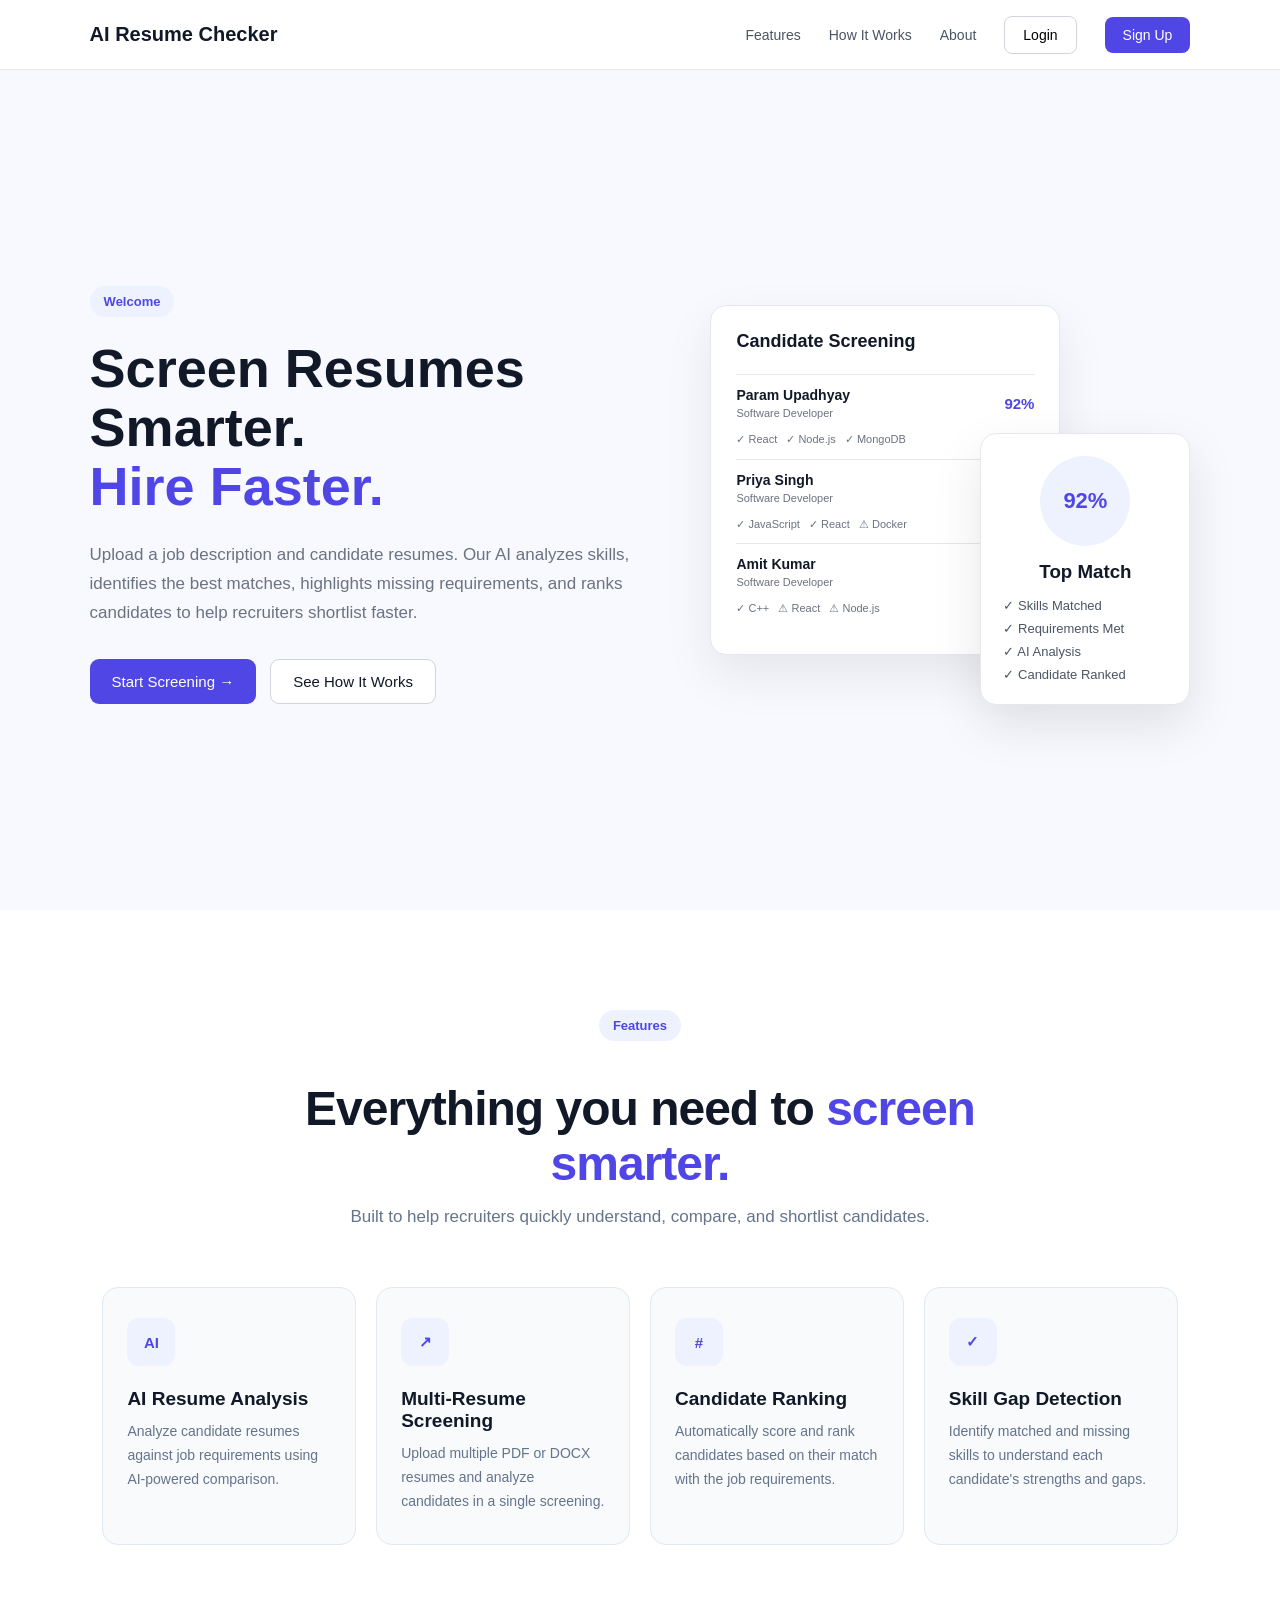
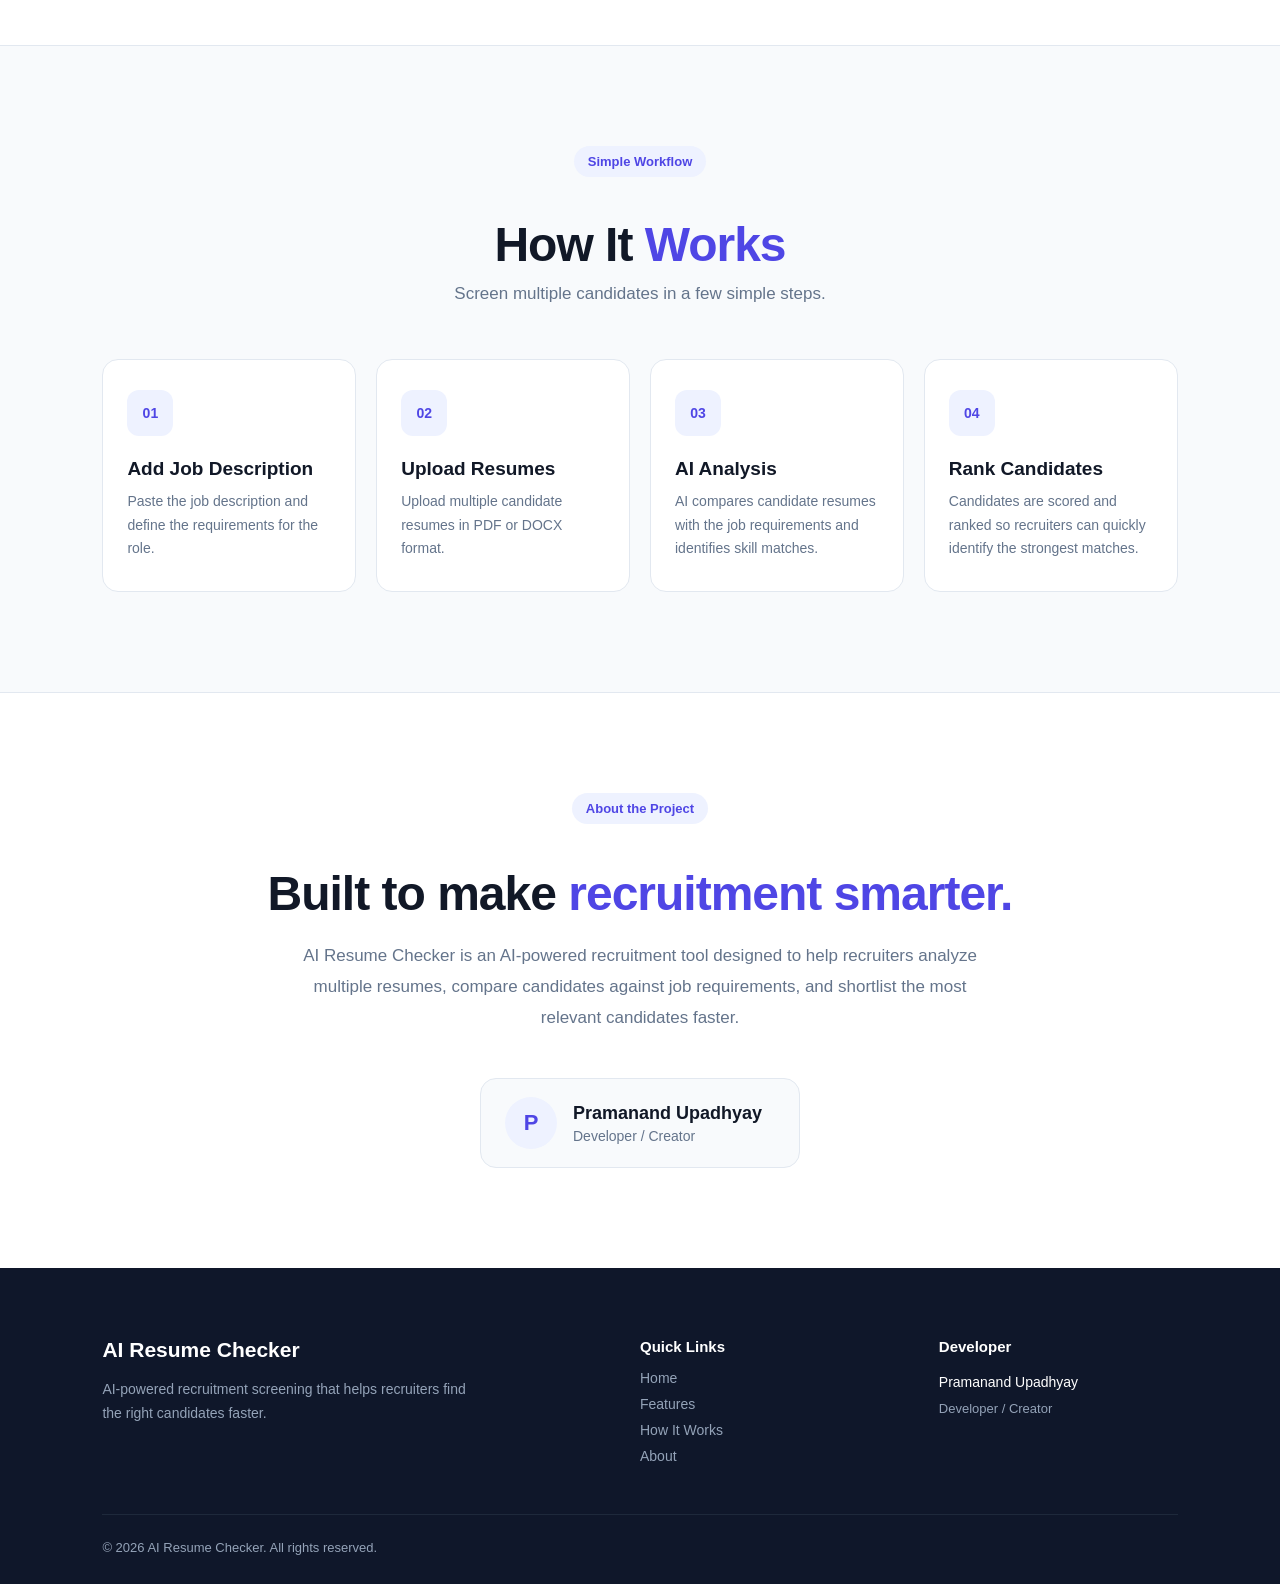
<file: frontend/index.html>
<!DOCTYPE html>
<html lang="en">

<head>

    <meta charset="UTF-8">
    <meta name="viewport" content="width=device-width, initial-scale=1.0">

    <title>AI Resume Checker</title>

    <link rel="stylesheet" href="style.css">

</head>

<body>

    <!-- Navbar -->

    <header class="navbar">

        <a href="#home" class="logo">
    AI Resume Checker
</a>
        <nav>

            <a href="#features">Features</a>

           <a href="#how-it-works">
    How It Works
</a>

            <a href="#about">About</a>

            <button
                class="login-btn"
                onclick="window.location.href='login.html'">
                Login
            </button>

            <button
                class="signup-btn"
                onclick="window.location.href='signup.html'">
                Sign Up
            </button>

        </nav>

    </header>


    <!-- Hero Section -->

    <main class="hero" id="home">

        <div class="hero-content">

            <span class="badge">
                 Welcome
            </span>

            <h1>

                Screen Resumes Smarter.
                <span>Hire Faster.</span>

            </h1>

            <p>

                Upload a job description and candidate resumes.
                Our AI analyzes skills, identifies the best matches,
                highlights missing requirements, and ranks candidates
                to help recruiters shortlist faster.

            </p>


            <div class="hero-buttons">

                <button
                    class="primary-btn"
                    onclick="window.location.href='signup.html'">

                    Start Screening →

                </button>
<a
    href="#how-it-works"
    class="secondary-btn">

    See How It Works

</a>
</button>

            </div>

        </div>


        <!-- Candidate Screening Preview -->

        <div class="hero-preview">

            <div class="resume-card">

                <h3>
                    Candidate Screening
                </h3>

                <div class="candidate">

                    <div>
                        <strong>Param Upadhyay</strong>
                        <small>Software Developer</small>
                    </div>

                    <span class="candidate-score">
                        92%
                    </span>

                </div>

                <div class="skills">
                    ✓ React &nbsp; ✓ Node.js &nbsp; ✓ MongoDB
                </div>


                <div class="candidate">

                    <div>
                        <strong>Priya Singh</strong>
                        <small>Software Developer</small>
                    </div>

                    <span class="candidate-score">
                        84%
                    </span>

                </div>

                <div class="skills">
                    ✓ JavaScript &nbsp; ✓ React &nbsp; ⚠ Docker
                </div>


                <div class="candidate">

                    <div>
                        <strong>Amit Kumar</strong>
                        <small>Software Developer</small>
                    </div>

                    <span class="candidate-score">
                        67%
                    </span>

                </div>

                <div class="skills">
                    ✓ C++ &nbsp; ⚠ React &nbsp; ⚠ Node.js
                </div>

            </div>


            <div class="score-card">

                <div class="score-circle">
                    92%
                </div>

                <h3>
                    Top Match
                </h3>

                <p>✓ Skills Matched</p>

                <p>✓ Requirements Met</p>

                <p>✓ AI Analysis</p>

                <p>✓ Candidate Ranked</p>

            </div>

        </div>

    </main>

    <!-- Features Section -->

<section class="features-section" id="features">

    <div class="features-header">

        <span class="badge">
             Features
        </span>

        <h2>
            Everything you need to
            <span>screen smarter.</span>
        </h2>

        <p>
            Built to help recruiters quickly understand,
            compare, and shortlist candidates.
        </p>

    </div>


    <div class="features-grid">

        <div class="feature-card">

            <div class="feature-icon">
                AI
            </div>

            <h3>
                AI Resume Analysis
            </h3>

            <p>
                Analyze candidate resumes against job
                requirements using AI-powered comparison.
            </p>

        </div>


        <div class="feature-card">

            <div class="feature-icon">
                ↗
            </div>

            <h3>
                Multi-Resume Screening
            </h3>

            <p>
                Upload multiple PDF or DOCX resumes and
                analyze candidates in a single screening.
            </p>

        </div>


        <div class="feature-card">

            <div class="feature-icon">
                #
            </div>

            <h3>
                Candidate Ranking
            </h3>

            <p>
                Automatically score and rank candidates
                based on their match with the job requirements.
            </p>

        </div>


        <div class="feature-card">

            <div class="feature-icon">
                ✓
            </div>

            <h3>
                Skill Gap Detection
            </h3>

            <p>
                Identify matched and missing skills to
                understand each candidate's strengths and gaps.
            </p>

        </div>

    </div>

</section>

    <!-- How It Works -->

<section class="how-it-works" id="how-it-works">

    <div class="how-header">

        <span class="badge">
             Simple Workflow
        </span>

        <h2>
            How It <span>Works</span>
        </h2>

        <p>
            Screen multiple candidates in a few simple steps.
        </p>

    </div>


    <div class="steps-container">

        <div class="step-card">

            <div class="step-number">
                01
            </div>

            <h3>
                Add Job Description
            </h3>

            <p>
                Paste the job description and define the
                requirements for the role.
            </p>

        </div>


        <div class="step-card">

            <div class="step-number">
                02
            </div>

            <h3>
                Upload Resumes
            </h3>

            <p>
                Upload multiple candidate resumes in
                PDF or DOCX format.
            </p>

        </div>


        <div class="step-card">

            <div class="step-number">
                03
            </div>

            <h3>
                AI Analysis
            </h3>

            <p>
                AI compares candidate resumes with the
                job requirements and identifies skill matches.
            </p>

        </div>


        <div class="step-card">

            <div class="step-number">
                04
            </div>

            <h3>
                Rank Candidates
            </h3>

            <p>
                Candidates are scored and ranked so recruiters
                can quickly identify the strongest matches.
            </p>

        </div>

    </div>

</section>

    <!-- About / Developer Section -->

<section class="about-section" id="about">

    <div class="about-content">

        <span class="badge">
            About the Project
        </span>

        <h2>
            Built to make
            <span>recruitment smarter.</span>
        </h2>

        <p>
            AI Resume Checker is an AI-powered recruitment tool
            designed to help recruiters analyze multiple resumes,
            compare candidates against job requirements, and
            shortlist the most relevant candidates faster.
        </p>

        <div class="developer-card">

            <div class="developer-avatar">
                P
            </div>

            <div>
                <h3>
                    Pramanand Upadhyay
                </h3>

                <p>
                    Developer / Creator
                </p>
            </div>

        </div>

    </div>

</section>

<!-- Footer -->

<footer class="footer">

    <div class="footer-content">

        <div class="footer-brand">

            <h3>
                AI Resume Checker
            </h3>

            <p>
                AI-powered recruitment screening that helps
                recruiters find the right candidates faster.
            </p>

        </div>


        <div class="footer-links">

            <h4>
                Quick Links
            </h4>

            <a href="#home">
                Home
            </a>

            <a href="#features">
                Features
            </a>

            <a href="#how-it-works">
                How It Works
            </a>

            <a href="#about">
                About
            </a>

        </div>


        <div class="footer-developer">

            <h4>
                Developer
            </h4>

            <p>
                Pramanand Upadhyay
            </p>

            <span>
                Developer / Creator
            </span>

        </div>

    </div>


    <div class="footer-bottom">

        <p>
            © 2026 AI Resume Checker. All rights reserved.
        </p>

    </div>

</footer>


    <script src="script.js"></script>

</body>

</html>
</file>
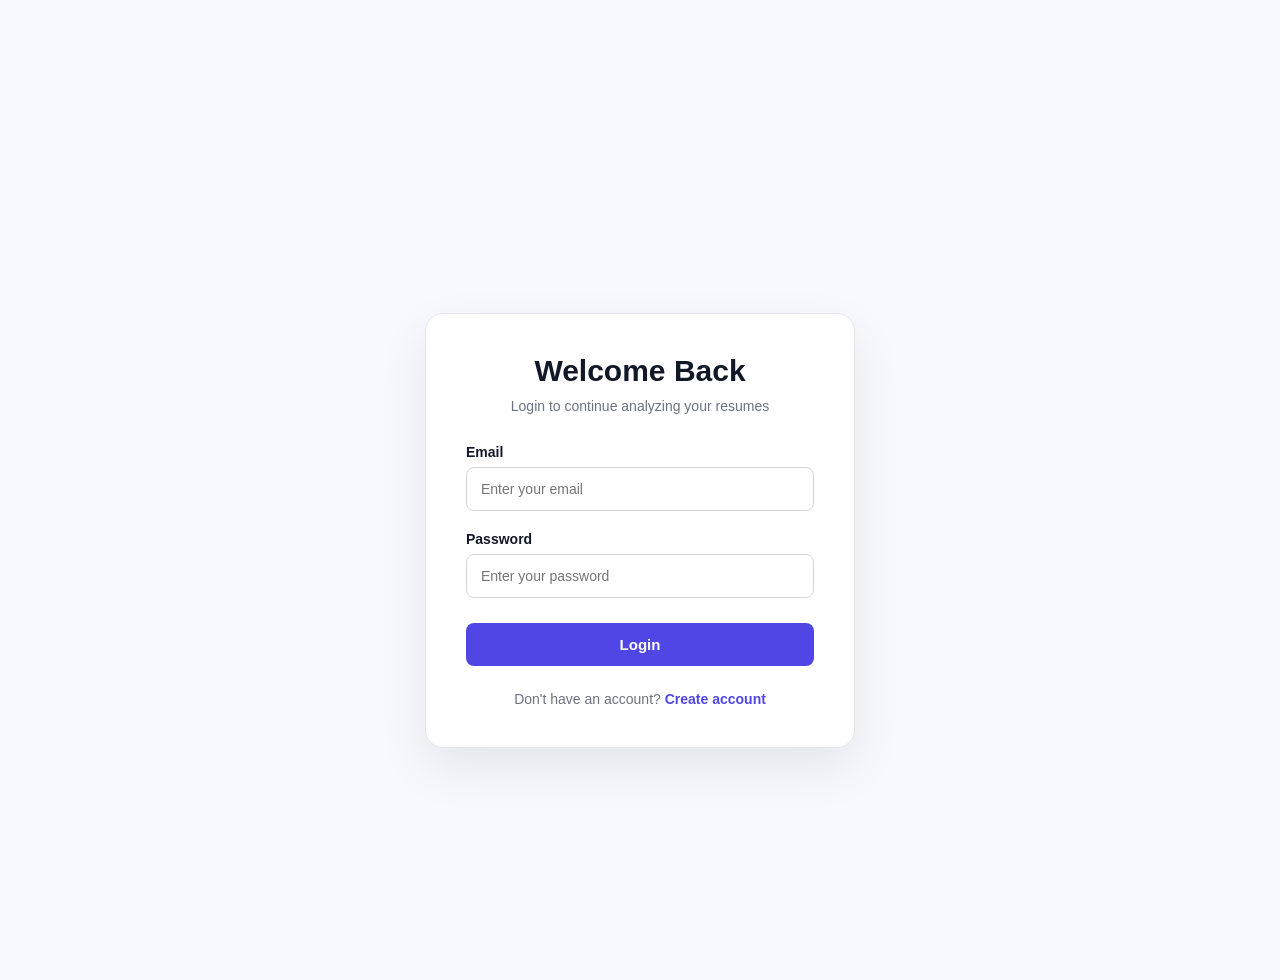
<file: frontend/dashboard.html>
<!DOCTYPE html>

<html lang="en">

<head>

    <meta charset="UTF-8">

    <meta name="viewport" content="width=device-width, initial-scale=1.0">

    <title>Dashboard - AI Resume Checker</title>

    <link rel="stylesheet" href="style.css">

</head>

<body>

    <!-- Dashboard Navbar -->

    <header class="navbar">

       <a href="index.html" class="logo">
    AI Resume Checker
</a>

        <nav>

            <a href="dashboard.html">
                Dashboard
            </a>

            <a href="#">
                Analyses
            </a>

            <a href="#">
                Profile
            </a>

            <button
                class="login-btn"
                id="logoutBtn">

                Logout

            </button>

        </nav>

    </header>


    <!-- Dashboard -->

    <main class="dashboard">

        <!-- Analysis Loading Overlay -->

<div
    class="loading-overlay"
    id="loadingOverlay">

    <div class="loading-card">

        <div class="loading-spinner"></div>

        <h2>
            Analyzing Candidates
        </h2>

        <p>
            AI is reviewing resumes and matching
            candidates with the job requirements...
        </p>

    </div>

</div>

        <section class="dashboard-header">

            <div>

                <span class="badge">
                    Recruiter Dashboard
                </span>

                <h1>
                    Welcome,
                    <span id="userName">
                        Recruiter
                    </span>
                </h1>

                <p>
                    Analyze resumes against a job description
                    and find the best candidates faster.
                </p>

            </div>

        </section>


        <!-- New Screening -->

        <section class="screening-card">

            <h2>
                Start New Screening
            </h2>

            <p>
                Add a job description and upload candidate resumes.
            </p>


            <!-- Job Description -->

            <div class="form-group">

                <label for="jobDescription">
                    Job Description
                </label>

                <textarea
                    id="jobDescription"
                    placeholder="Paste the job description here..."
                ></textarea>

            </div>


            <!-- Resume Upload -->

            <div class="form-group">

                <label for="resumeFiles">
                    Candidate Resumes
                </label>


                <div class="upload-box">

                    <div class="upload-icon">
                        ↑
                    </div>

                    <h3>
                        Upload Candidate Resumes
                    </h3>

                    <p>
                        Choose multiple PDF or DOCX resumes
                    </p>


                    <label
                        for="resumeFiles"
                        class="upload-btn">

                        Choose Files

                    </label>


                    <input
                        type="file"
                        id="resumeFiles"
                        accept=".pdf,.docx"
                        multiple
                        hidden>

                </div>


                <!-- Selected Files -->

                <div
                    id="selectedFiles"
                    class="selected-files">
                </div>

            </div>


            <!-- Analyze Button -->

            <button
                class="primary-btn analyze-btn"
                id="analyzeBtn">

                Analyze Candidates →

            </button>

        </section>


        <!-- Recent Analyses -->

        <section class="recent-section">

            <div class="section-heading">

                <div>

                    <h2>
                        Recent Analyses
                    </h2>

                    <p>
                        Your latest candidate screening results.
                    </p>

                </div>

            </div>


            <div
                class="analysis-list"
                id="analysisList">

                <div class="analysis-placeholder">

                    <h3>
                        No analyses yet
                    </h3>

                    <p>
                        Start your first candidate screening
                        to see results here.
                    </p>

                </div>

            </div>

        </section>

    </main>


    <script src="script.js"></script>

</body>

</html>
</file>
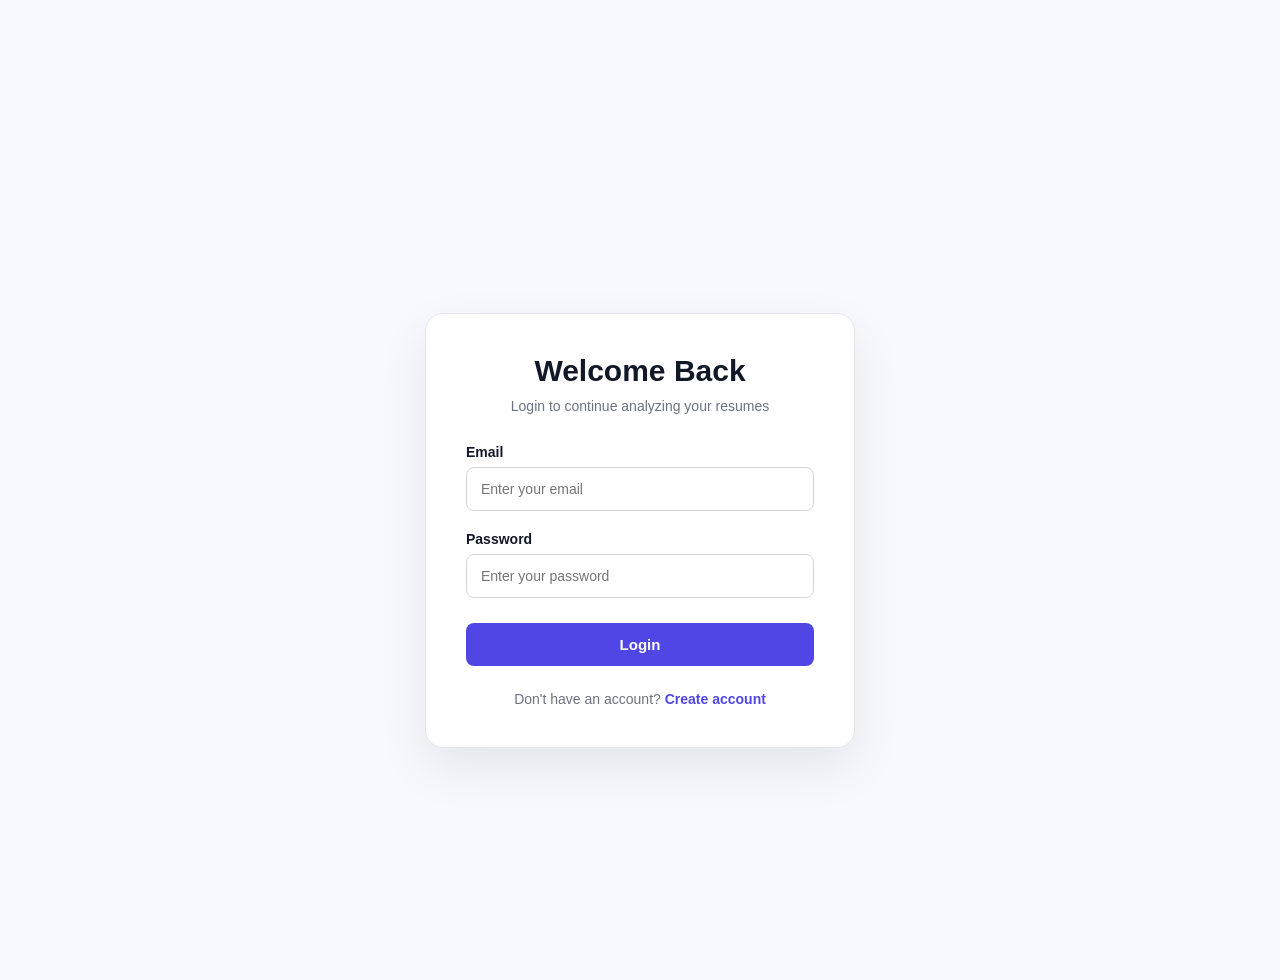
<file: frontend/login.html>
<!DOCTYPE html>
<html lang="en">

<head>

    <meta charset="UTF-8">
    <meta name="viewport" content="width=device-width, initial-scale=1.0">

    <title>Login - AI Resume Checker</title>

    <link rel="stylesheet" href="style.css">

</head>

<body>

    <div class="auth-page">

        <div class="auth-card">

            <h1>Welcome Back</h1>

            <p class="auth-subtitle">
                Login to continue analyzing your resumes
            </p>

            <form id="loginForm">

                <label for="loginEmail">
                    Email
                </label>

                <input
                    type="email"
                    id="loginEmail"
                    placeholder="Enter your email"
                    required
                >

                <label for="loginPassword">
                    Password
                </label>

                <input
                    type="password"
                    id="loginPassword"
                    placeholder="Enter your password"
                    required
                >

                <button
                    type="submit"
                    class="auth-btn"
                >
                    Login
                </button>

            </form>

            <p class="auth-switch">

                Don't have an account?

                <a href="signup.html">
                    Create account
                </a>

            </p>

        </div>

    </div>


    <!-- Notification -->

    <div
        id="notification"
        class="notification"
    >

        <div
            class="notification-icon"
            id="notificationIcon"
        >
            ✓
        </div>

        <div>

            <strong id="notificationTitle">
                Success
            </strong>

            <p id="notificationMessage"></p>

        </div>

    </div>


    <script src="script.js"></script>

</body>

</html>
</file>
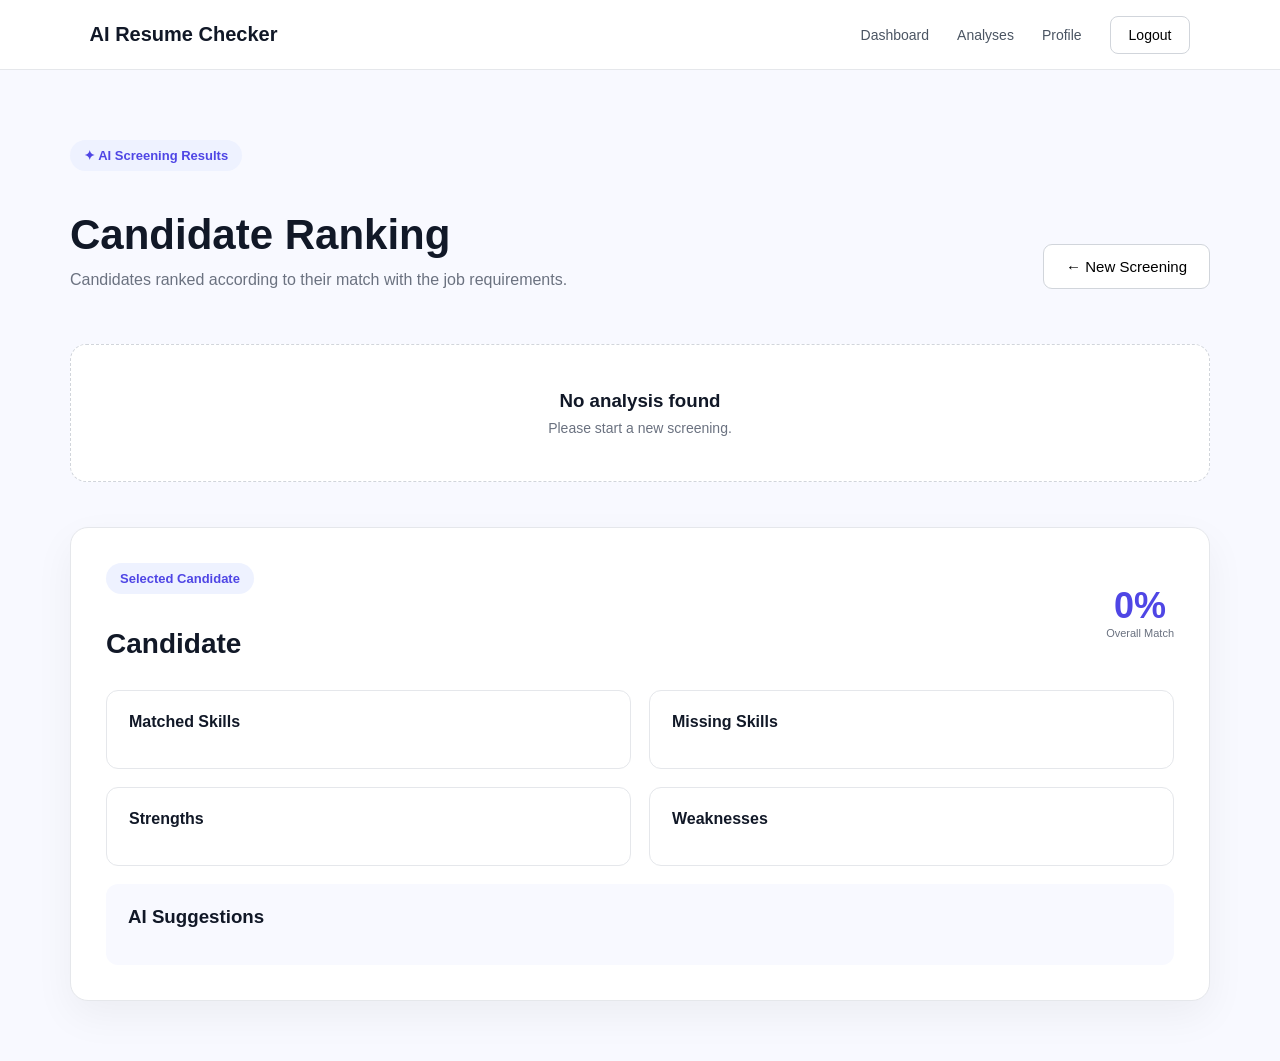
<file: frontend/results.html>
<!DOCTYPE html>
<html lang="en">

<head>

    <meta charset="UTF-8">
    <meta name="viewport" content="width=device-width, initial-scale=1.0">

    <title>Screening Results - AI Resume Checker</title>

    <link rel="stylesheet" href="style.css">

</head>

<body>

    <!-- Navbar -->

    <header class="navbar">

        <div class="logo">
            AI Resume Checker
        </div>

        <nav>

            <a href="dashboard.html">
                Dashboard
            </a>

            <a href="#">
                Analyses
            </a>

            <a href="#">
                Profile
            </a>

            <button
                class="login-btn"
                id="logoutBtn">
                Logout
            </button>

        </nav>

    </header>


    <!-- Results -->

    <main class="results-page">

        <!-- Results Header -->

        <section class="results-header">

            <div>

                <span class="badge">
                    ✦ AI Screening Results
                </span>

                <h1>
                    Candidate Ranking
                </h1>

                <p>
                    Candidates ranked according to their
                    match with the job requirements.
                </p>

            </div>


            <button
                class="secondary-btn"
                onclick="window.location.href='dashboard.html'">

                ← New Screening

            </button>

        </section>


        <!-- Candidate Ranking -->

        <section
            class="candidate-list"
            id="candidateList">

            <!-- Candidates will be inserted by JavaScript -->

        </section>


        <!-- Selected Candidate Analysis -->

        <section
            class="candidate-analysis"
            id="candidateAnalysis">

            <div class="analysis-title">

                <div>

                    <span class="badge">
                        Selected Candidate
                    </span>

                    <h2 id="selectedCandidate">
                        Candidate
                    </h2>

                </div>


                <div class="large-score">

                    <span id="overallScore">
                        0%
                    </span>

                    <small>
                        Overall Match
                    </small>

                </div>

            </div>


            <!-- Analysis Grid -->

            <div class="analysis-grid">


                <!-- Matched Skills -->

                <div class="analysis-box">

                    <h3>
                        Matched Skills
                    </h3>

                    <ul id="matchedSkills">
                    </ul>

                </div>


                <!-- Missing Skills -->

                <div class="analysis-box">

                    <h3>
                        Missing Skills
                    </h3>

                    <ul id="missingSkills">
                    </ul>

                </div>


                <!-- Strengths -->

                <div class="analysis-box">

                    <h3>
                        Strengths
                    </h3>

                    <ul id="strengths">
                    </ul>

                </div>


                <!-- Weaknesses -->

                <div class="analysis-box">

                    <h3>
                        Weaknesses
                    </h3>

                    <ul id="weaknesses">
                    </ul>

                </div>

            </div>


            <!-- AI Suggestions -->

            <div class="suggestions-box">

                <h3>
                    AI Suggestions
                </h3>

                <ul id="suggestions">
                </ul>

            </div>

        </section>

    </main>


    <script src="script.js"></script>

</body>

</html>
</file>
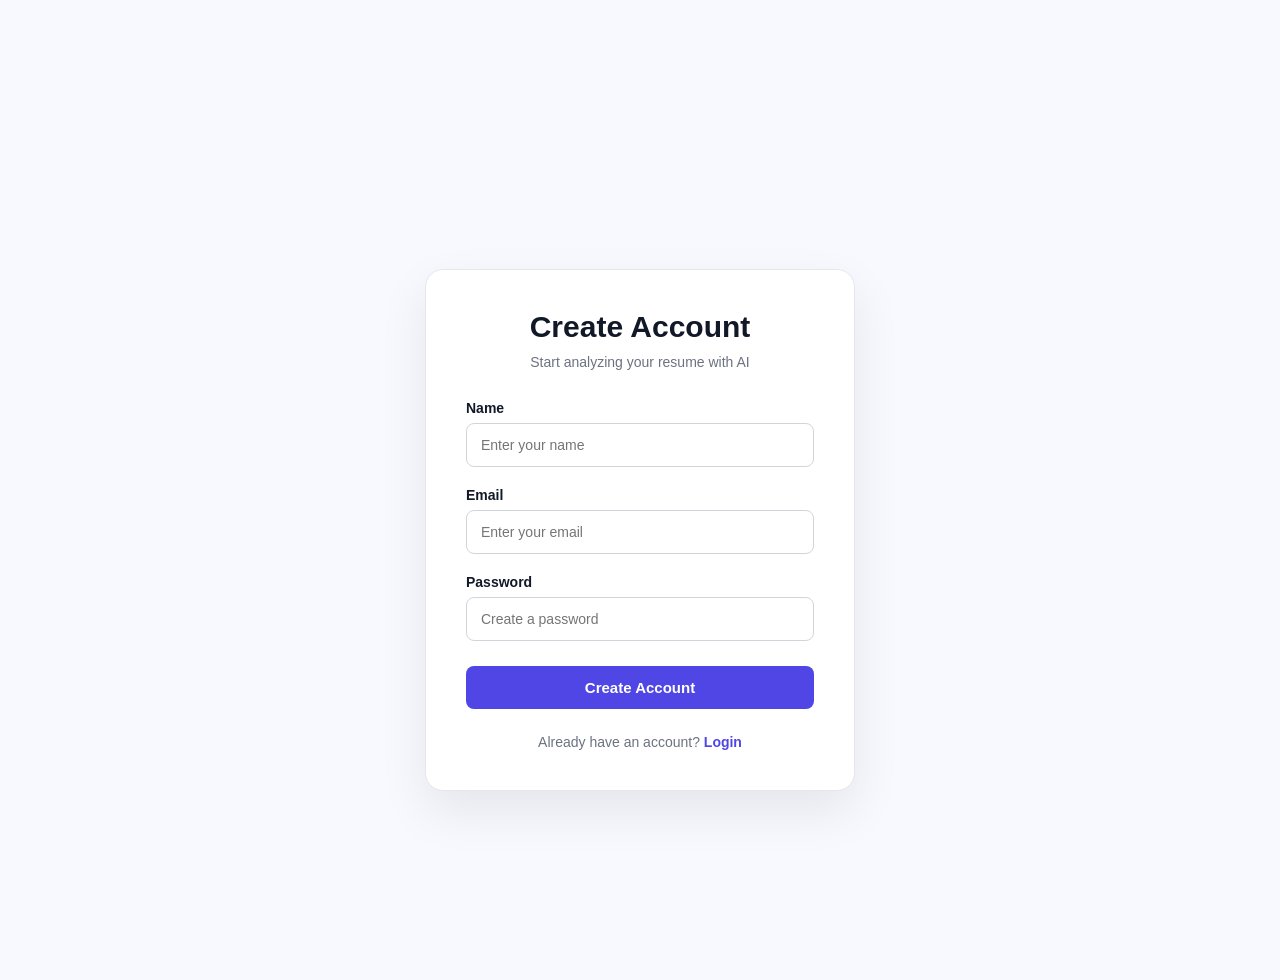
<file: frontend/signup.html>
<!DOCTYPE html>
<html lang="en">
<head>
    <meta charset="UTF-8">
    <meta name="viewport" content="width=device-width, initial-scale=1.0">

    <title>Sign Up - AI Resume Checker</title>

    <link rel="stylesheet" href="style.css">
</head>

<body>

    <div class="auth-page">

        <div class="auth-card">

            <h1>Create Account</h1>

            <p class="auth-subtitle">
                Start analyzing your resume with AI
            </p>

            <form id="signupForm">

                <label for="signupName">Name</label>
                <input
                    type="text"
                    id="signupName"
                    placeholder="Enter your name"
                    required
                >

                <label for="signupEmail">Email</label>
                <input
                    type="email"
                    id="signupEmail"
                    placeholder="Enter your email"
                    required
                >

                <label for="signupPassword">Password</label>
                <input
                    type="password"
                    id="signupPassword"
                    placeholder="Create a password"
                    required
                >

                <button type="submit" class="auth-btn">
                    Create Account
                </button>

            </form>

            <p class="auth-switch">
                Already have an account?
                <a href="login.html">Login</a>
            </p>

        </div>

    </div>
    <div id="notification" class="notification">
    <div class="notification-icon" id="notificationIcon">✓</div>
    <div>
        <strong id="notificationTitle">Success</strong>
        <p id="notificationMessage"></p>
    </div>
</div>


    <script src="script.js"></script>

</body>
</html>
</file>
<file: frontend/style.css>
* {
    margin: 0;
    padding: 0;
    box-sizing: border-box;
}
html {
    scroll-behavior: smooth;
}

body {
    font-family: Arial, sans-serif;
    background: #f8f9ff;
    color: #111827;
    padding-top: 80px;
    
}

button {
    font-family: inherit;
    cursor: pointer;
}

a {
    text-decoration: none;
    color: inherit;
}


/* ==================== NAVBAR ==================== */

.navbar {
    height: 70px;
    padding: 0 7%;
    display: flex;
    align-items: center;
    justify-content: space-between;
    background: white;
    border-bottom: 1px solid #e5e7eb;
    position: fixed;
    top: 0;
    left: 0;
    width: 100%;
    z-index: 1000;

     transition: background 0.3s ease,
                backdrop-filter 0.3s ease,
                box-shadow 0.3s ease;

}

.navbar.scrolled {
    background: rgba(255, 255, 255, 0.72);
    backdrop-filter: blur(14px);
    -webkit-backdrop-filter: blur(14px);

    box-shadow: 0 8px 30px rgba(15, 23, 42, 0.08);

    border-bottom: 1px solid rgba(226, 232, 240, 0.7);
}

.logo {
     text-decoration: none;
    color: inherit;
    cursor: pointer;
    font-size: 20px;
    font-weight: 700;
}

.navbar nav {
    display: flex;
    align-items: center;
    gap: 28px;
}

.navbar nav a {
    font-size: 14px;
    color: #4b5563;
}

.navbar nav a:hover {
    color: #4f46e5;
}

.login-btn,
.signup-btn {
    border: none;
    padding: 10px 18px;
    border-radius: 8px;
    font-size: 14px;
}

.login-btn {
    background: white;
    border: 1px solid #d1d5db;
}

.signup-btn {
    background: #4f46e5;
    color: white;
}

/* ==================== ABOUT SECTION ==================== */

.about-section {
    padding: 100px 8%;
    background: #ffffff;
    border-top: 1px solid #e2e8f0;
}

.about-content {
    max-width: 900px;
    margin: 0 auto;
    text-align: center;
}

.about-content h2 {
    margin: 20px 0;

    font-size: 48px;
    line-height: 1.15;
    letter-spacing: -1px;
}

.about-content h2 span {
    color: #4f46e5;
}

.about-content > p {
    max-width: 700px;
    margin: 0 auto;

    color: #64748b;

    font-size: 17px;
    line-height: 1.8;
}


/* ==================== FEATURES ==================== */

.features-section {
    padding: 100px 8%;
    background: #ffffff;
}

.features-header {
    max-width: 720px;
    margin: 0 auto 55px;
    text-align: center;
}

.features-header h2 {
    margin: 18px 0 12px;

    font-size: 48px;
    line-height: 1.15;
    letter-spacing: -1px;
}

.features-header h2 span {
    color: #4f46e5;
}

.features-header p {
    margin: 0;

    color: #64748b;
    font-size: 17px;
    line-height: 1.7;
}


/* Feature Cards */

.features-grid {
    max-width: 1150px;
    margin: 0 auto;

    display: grid;
    grid-template-columns: repeat(4, 1fr);
    gap: 20px;
}

.feature-card {
    padding: 30px 24px;

    background: #f8fafc;
    border: 1px solid #e2e8f0;
    border-radius: 16px;

    transition: 0.2s ease;
}

.feature-card:hover {
    transform: translateY(-5px);
    box-shadow: 0 12px 30px rgba(0, 0, 0, 0.07);
}

.feature-icon {
    width: 48px;
    height: 48px;

    display: flex;
    align-items: center;
    justify-content: center;

    margin-bottom: 22px;

    border-radius: 12px;

    background: #eef2ff;
    color: #4f46e5;

    font-size: 15px;
    font-weight: 700;
}

.feature-card h3 {
    margin: 0 0 10px;

    font-size: 19px;
}

.feature-card p {
    margin: 0;

    color: #64748b;

    font-size: 14px;
    line-height: 1.7;
}

#features,
#how-it-works,
#about {
    scroll-margin-top: 90px;
}


/* Tablet */

@media (max-width: 900px) {

    .features-grid {
        grid-template-columns: repeat(2, 1fr);
    }

}


/* Mobile */

@media (max-width: 600px) {

    .features-section {
        padding: 70px 20px;
    }

    .features-header h2 {
        font-size: 36px;
    }

    .features-header p {
        font-size: 15px;
    }

    .features-grid {
        grid-template-columns: 1fr;
    }

}


/* Developer Card */

.developer-card {
    width: fit-content;
    min-width: 320px;

    margin: 45px auto 0;
    padding: 18px 24px;

    display: flex;
    align-items: center;
    gap: 16px;

    background: #f8fafc;
    border: 1px solid #e2e8f0;
    border-radius: 16px;

    text-align: left;

    transition: 0.2s ease;
}

.developer-card:hover {
    transform: translateY(-3px);
    box-shadow: 0 12px 30px rgba(0, 0, 0, 0.07);
}

.developer-avatar {
    width: 52px;
    height: 52px;

    display: flex;
    align-items: center;
    justify-content: center;

    border-radius: 50%;

    background: #eef2ff;
    color: #4f46e5;

    font-size: 22px;
    font-weight: 700;
}

.developer-card h3 {
    margin: 0 0 4px;

    font-size: 18px;
}

.developer-card p {
    margin: 0;

    color: #64748b;
    font-size: 14px;
}


/* Mobile */

@media (max-width: 768px) {

    .about-section {
        padding: 70px 20px;
    }

    .about-content h2 {
        font-size: 36px;
    }

    .about-content > p {
        font-size: 15px;
    }

    .developer-card {
        min-width: unset;
        width: 100%;
        max-width: 350px;
    }

}


/* ==================== HOW IT WORKS ==================== */

.how-it-works {
    padding: 100px 8%;
    background: #f8fafc;
    border-top: 1px solid #e2e8f0;
}

.how-header {
    max-width: 700px;
    margin: 0 auto 55px;
    text-align: center;
}

.how-header h2 {
    margin: 18px 0 12px;
    font-size: 48px;
    line-height: 1.15;
    letter-spacing: -1px;
}

.how-header h2 span {
    color: #4f46e5;
}

.how-header p {
    margin: 0;
    color: #64748b;
    font-size: 17px;
}


/* Steps */

.steps-container {
    max-width: 1150px;
    margin: 0 auto;

    display: grid;
    grid-template-columns: repeat(4, 1fr);
    gap: 20px;
}

.step-card {
    padding: 30px 24px;

    background: white;
    border: 1px solid #e2e8f0;
    border-radius: 16px;

    transition: 0.2s ease;
}

.step-card:hover {
    transform: translateY(-5px);
    box-shadow: 0 12px 30px rgba(0, 0, 0, 0.07);
}

.step-number {
    width: 46px;
    height: 46px;

    display: flex;
    align-items: center;
    justify-content: center;

    margin-bottom: 22px;

    border-radius: 12px;

    background: #eef2ff;
    color: #4f46e5;

    font-size: 14px;
    font-weight: 700;
}

.step-card h3 {
    margin: 0 0 10px;
    font-size: 19px;
}

.step-card p {
    margin: 0;

    color: #64748b;

    font-size: 14px;
    line-height: 1.7;
}


/* Mobile */

@media (max-width: 900px) {

    .steps-container {
        grid-template-columns: repeat(2, 1fr);
    }

}

@media (max-width: 600px) {

    .how-it-works {
        padding: 70px 20px;
    }

    .how-header h2 {
        font-size: 36px;
    }

    .how-header p {
        font-size: 15px;
    }

    .steps-container {
        grid-template-columns: 1fr;
    }

}


/* ==================== HERO ==================== */

.hero {
    min-height: calc(100vh - 70px);
    padding: 80px 7%;
    display: flex;
    align-items: center;
    justify-content: space-between;
    gap: 60px;
}

.hero-content {
    max-width: 600px;
}

.badge {
    display: inline-block;
    padding: 8px 14px;
    margin-bottom: 22px;
    border-radius: 20px;
    background: #eef2ff;
    color: #4f46e5;
    font-size: 13px;
    font-weight: 600;
}

.hero h1 {
    font-size: 54px;
    line-height: 1.1;
    margin-bottom: 24px;
}

.hero h1 span {
    display: block;
    color: #4f46e5;
}

.hero-content > p {
    color: #6b7280;
    font-size: 17px;
    line-height: 1.7;
    margin-bottom: 32px;
}

.hero-buttons {
    display: flex;
    gap: 14px;
}

.primary-btn,
.secondary-btn {
    padding: 13px 22px;
    border-radius: 9px;
    font-size: 15px;
    border: none;
}

.primary-btn {
    background: #4f46e5;
    color: white;
}

.secondary-btn {
    background: white;
    border: 1px solid #d1d5db;
}


/* ==================== SCREENING PREVIEW ==================== */

.hero-preview {
    position: relative;
    width: 480px;
    min-width: 480px;
    height: 420px;
}

.resume-card {
    position: absolute;
    top: 20px;
    left: 0;
    width: 350px;
    min-height: 350px;
    padding: 25px;
    background: white;
    border: 1px solid #e5e7eb;
    border-radius: 16px;
    box-shadow: 0 20px 50px rgba(0, 0, 0, 0.08);
}

.resume-card h3 {
    margin-bottom: 22px;
    font-size: 18px;
}


/* Candidate */

.candidate {
    display: flex;
    align-items: center;
    justify-content: space-between;
    padding: 12px 0;
    border-top: 1px solid #e5e7eb;
}

.candidate div {
    display: flex;
    flex-direction: column;
    gap: 4px;
}

.candidate strong {
    font-size: 14px;
}

.candidate small {
    color: #6b7280;
    font-size: 11px;
}

.candidate-score {
    font-size: 15px;
    font-weight: 700;
    color: #4f46e5;
}


/* Skills */

.skills {
    margin-bottom: 10px;
    color: #6b7280;
    font-size: 11px;
    line-height: 1.6;
}


/* ==================== SCORE CARD ==================== */

.score-card {
    position: absolute;
    right: 0;
    bottom: 0;
    width: 210px;
    padding: 22px;
    background: white;
    border: 1px solid #e5e7eb;
    border-radius: 16px;
    box-shadow: 0 20px 50px rgba(0, 0, 0, 0.1);
}

.score-circle {
    width: 90px;
    height: 90px;
    margin: 0 auto 15px;
    display: flex;
    align-items: center;
    justify-content: center;
    border-radius: 50%;
    background: #eef2ff;
    color: #4f46e5;
    font-size: 22px;
    font-weight: 700;
}

.score-card h3 {
    text-align: center;
    margin-bottom: 15px;
}

.score-card p {
    margin-top: 8px;
    font-size: 13px;
    color: #4b5563;
}


/* ==================== AUTH PAGES ==================== */

.auth-page {
    min-height: 100vh;
    display: flex;
    align-items: center;
    justify-content: center;
    padding: 30px 20px;
    background: #f8f9ff;
}

.auth-card {
    width: 100%;
    max-width: 430px;
    padding: 40px;
    background: white;
    border: 1px solid #e5e7eb;
    border-radius: 18px;
    box-shadow: 0 20px 50px rgba(0, 0, 0, 0.08);
}

.auth-card h1 {
    text-align: center;
    font-size: 30px;
    margin-bottom: 10px;
}

.auth-subtitle {
    text-align: center;
    color: #6b7280;
    font-size: 14px;
    margin-bottom: 30px;
}


/* Login + Signup forms */

#loginForm,
#signupForm {
    display: flex;
    flex-direction: column;
}

#loginForm label,
#signupForm label {
    margin-bottom: 7px;
    font-size: 14px;
    font-weight: 600;
}

#loginForm input,
#signupForm input {
    width: 100%;
    padding: 13px 14px;
    margin-bottom: 20px;
    border: 1px solid #d1d5db;
    border-radius: 8px;
    outline: none;
    font-size: 14px;
}

#loginForm input:focus,
#signupForm input:focus {
    border-color: #4f46e5;
}

.auth-btn {
    width: 100%;
    padding: 13px;
    margin-top: 5px;
    border: none;
    border-radius: 8px;
    background: #4f46e5;
    color: white;
    font-size: 15px;
    font-weight: 600;
}

.auth-btn:hover {
    background: #4338ca;
}

.auth-switch {
    text-align: center;
    margin-top: 25px;
    font-size: 14px;
    color: #6b7280;
}

.auth-switch a {
    color: #4f46e5;
    font-weight: 600;
}


/* ==================== TABLET ==================== */

@media (max-width: 900px) {

    .navbar {
        padding: 0 5%;
    }

    .navbar nav a {
        display: none;
    }

    .hero {
        padding: 60px 5%;
        flex-direction: column;
        text-align: center;
    }

    .hero-content {
        max-width: 700px;
    }

    .hero h1 {
        font-size: 42px;
    }

    .hero-buttons {
        justify-content: center;
    }

    .hero-preview {
        width: 480px;
        max-width: 100%;
    }
}


/* ==================== MOBILE ==================== */

@media (max-width: 500px) {

    .navbar {
        height: 60px;
    }

    .logo {
        font-size: 17px;
    }

    .login-btn,
    .signup-btn {
        padding: 8px 12px;
        font-size: 12px;
    }

    .hero {
        min-height: auto;
        padding: 50px 20px;
    }

    .hero h1 {
        font-size: 34px;
    }

    .hero-content > p {
        font-size: 15px;
    }

    .hero-buttons {
        flex-direction: column;
    }

    .hero-preview {
        height: 330px;
        width: 100%;
        min-width: 0;
    }

    .resume-card {
        width: 72%;
        min-height: 280px;
        padding: 18px;
    }

    .score-card {
        width: 180px;
        padding: 18px;
    }

    .score-circle {
        width: 75px;
        height: 75px;
        font-size: 19px;
    }

    .candidate strong {
        font-size: 12px;
    }

    .skills {
        font-size: 9px;
    }

    .auth-card {
        padding: 30px 22px;
    }
}

/* ==================== DASHBOARD ==================== */

.dashboard {
    max-width: 1200px;
    margin: 0 auto;
    padding: 60px 30px;
}

.dashboard-header {
    margin-bottom: 35px;
}

.dashboard-header h1 {
    font-size: 42px;
    margin: 18px 0 12px;
}

.dashboard-header p {
    color: #6b7280;
    font-size: 16px;
    line-height: 1.6;
}


/* ==================== SCREENING CARD ==================== */

.screening-card {
    padding: 35px;
    background: white;
    border: 1px solid #e5e7eb;
    border-radius: 18px;
    box-shadow: 0 15px 40px rgba(0, 0, 0, 0.06);
}

.screening-card h2 {
    font-size: 24px;
    margin-bottom: 8px;
}

.screening-card > p {
    color: #6b7280;
    font-size: 14px;
    margin-bottom: 28px;
}

.form-group {
    margin-bottom: 25px;
}

.form-group label {
    display: block;
    margin-bottom: 9px;
    font-size: 14px;
    font-weight: 600;
}

.form-group textarea {
    width: 100%;
    min-height: 180px;
    padding: 15px;
    resize: vertical;
    border: 1px solid #d1d5db;
    border-radius: 10px;
    outline: none;
    font-family: inherit;
    font-size: 14px;
}

.form-group textarea:focus {
    border-color: #4f46e5;
}

.form-group input[type="file"] {
    display: block;
    width: 100%;
    padding: 14px;
    border: 1px dashed #c7d2fe;
    border-radius: 10px;
    background: #f8f9ff;
    cursor: pointer;
}

.form-group small {
    display: block;
    margin-top: 8px;
    color: #6b7280;
    font-size: 12px;
}

.analyze-btn {
    margin-top: 5px;
}


/* ==================== RECENT ANALYSES ==================== */

.recent-section {
    margin-top: 45px;
}

.section-heading h2 {
    font-size: 24px;
    margin-bottom: 7px;
}

.section-heading p {
    color: #6b7280;
    font-size: 14px;
}

.analysis-placeholder {
    margin-top: 20px;
    padding: 45px 20px;
    text-align: center;
    background: white;
    border: 1px dashed #d1d5db;
    border-radius: 16px;
}

.analysis-placeholder h3 {
    margin-bottom: 8px;
}

.analysis-placeholder p {
    color: #6b7280;
    font-size: 14px;
}


/* ==================== DASHBOARD MOBILE ==================== */

@media (max-width: 600px) {

    .dashboard {
        padding: 40px 20px;
    }

    .dashboard-header h1 {
        font-size: 32px;
    }

    .screening-card {
        padding: 24px;
    }

    .screening-card h2 {
        font-size: 21px;
    }

    .analyze-btn {
        width: 100%;
    }
}


/* ==================== RESULTS PAGE ==================== */

.results-page {
    max-width: 1200px;
    margin: 0 auto;
    padding: 60px 30px;
}

.results-header {
    display: flex;
    align-items: flex-end;
    justify-content: space-between;
    gap: 30px;
    margin-bottom: 35px;
}

.results-header h1 {
    font-size: 42px;
    margin: 18px 0 12px;
}

.results-header p {
    color: #6b7280;
    font-size: 16px;
}


/* Candidate Ranking */

.candidate-list {
    display: flex;
    flex-direction: column;
    gap: 14px;
}

.candidate-result {
    display: flex;
    align-items: center;
    gap: 22px;
    padding: 22px 25px;
    background: white;
    border: 1px solid #e5e7eb;
    border-radius: 14px;
}

.top-candidate {
    border-color: #c7d2fe;
}

.rank {
    width: 45px;
    font-size: 20px;
    font-weight: 700;
    color: #4f46e5;
}

.candidate-info {
    flex: 1;
}

.candidate-info h3 {
    font-size: 17px;
    margin-bottom: 5px;
}

.candidate-info p {
    color: #6b7280;
    font-size: 13px;
    margin-bottom: 10px;
}

.result-skills {
    display: flex;
    flex-wrap: wrap;
    gap: 7px;
}

.result-skills span {
    padding: 5px 9px;
    border-radius: 6px;
    background: #eef2ff;
    color: #4f46e5;
    font-size: 11px;
}

.result-skills .missing {
    background: #fef2f2;
    color: #dc2626;
}

.result-score {
    font-size: 25px;
    font-weight: 700;
    color: #4f46e5;
    text-align: center;
}

.result-score small {
    display: block;
    margin-top: 3px;
    color: #6b7280;
    font-size: 10px;
    font-weight: 400;
}


/* Candidate Analysis */

.candidate-analysis {
    margin-top: 45px;
    padding: 35px;
    background: white;
    border: 1px solid #e5e7eb;
    border-radius: 18px;
    box-shadow: 0 15px 40px rgba(0, 0, 0, 0.05);
}

.analysis-title {
    display: flex;
    align-items: center;
    justify-content: space-between;
    gap: 20px;
    margin-bottom: 30px;
}

.analysis-title h2 {
    font-size: 28px;
    margin-top: 12px;
}

.large-score {
    font-size: 36px;
    font-weight: 700;
    color: #4f46e5;
    text-align: center;
}

.large-score small {
    display: block;
    color: #6b7280;
    font-size: 11px;
    font-weight: 400;
}


/* Analysis Grid */

.analysis-grid {
    display: grid;
    grid-template-columns: repeat(2, 1fr);
    gap: 18px;
}

.analysis-box {
    padding: 22px;
    border: 1px solid #e5e7eb;
    border-radius: 12px;
}

.analysis-box h3 {
    margin-bottom: 15px;
    font-size: 16px;
}

.analysis-box ul,
.suggestions-box ul {
    padding-left: 18px;
}

.analysis-box li,
.suggestions-box li {
    margin-bottom: 8px;
    color: #6b7280;
    font-size: 13px;
    line-height: 1.5;
}


/* Suggestions */

.suggestions-box {
    margin-top: 18px;
    padding: 22px;
    border-radius: 12px;
    background: #f8f9ff;
}

.suggestions-box h3 {
    margin-bottom: 15px;
}


/* Results Mobile */

@media (max-width: 700px) {

    .results-page {
        padding: 40px 20px;
    }

    .results-header {
        align-items: flex-start;
        flex-direction: column;
    }

    .results-header h1 {
        font-size: 32px;
    }

    .candidate-result {
        gap: 12px;
        padding: 18px;
    }

    .rank {
        width: 30px;
        font-size: 16px;
    }

    .candidate-info h3 {
        font-size: 14px;
    }

    .result-score {
        font-size: 21px;
    }

    .analysis-grid {
        grid-template-columns: 1fr;
    }

    .candidate-analysis {
        padding: 24px;
    }

    .analysis-title {
        align-items: flex-start;
    }

    .large-score {
        font-size: 28px;
    }
}


/* ==================== RECENT ANALYSES ==================== */

.analysis-list {
    display: flex;
    flex-direction: column;
    gap: 14px;
}

.recent-analysis-card {
    display: flex;
    align-items: center;
    justify-content: space-between;

    padding: 20px 24px;

    background: white;
    border: 1px solid #e2e5ee;
    border-radius: 14px;

    transition: 0.2s ease;
}

.recent-analysis-card:hover {
    transform: translateY(-2px);
    box-shadow: 0 8px 20px rgba(0, 0, 0, 0.06);
}

.recent-analysis-info h3 {
    margin: 0 0 5px 0;
    font-size: 18px;
}

.recent-analysis-info p {
    margin: 0;
    color: #64748b;
    font-size: 14px;
}

.recent-score {
    font-size: 22px;
    font-weight: 700;
    color: #4f46e5;

    display: flex;
    flex-direction: column;
    align-items: flex-end;
}

.recent-score small {
    margin-top: 2px;
    font-size: 12px;
    font-weight: 400;
    color: #64748b;
}

/* ==================== RESUME UPLOAD ==================== */

.upload-box {
    border: 2px dashed #cbd5e1;
    border-radius: 16px;
    padding: 32px 20px;
    text-align: center;
    background: #f8fafc;
    transition: 0.2s ease;
}

.upload-box:hover {
    border-color: #4f46e5;
    background: #f5f3ff;
}

.upload-icon {
    width: 46px;
    height: 46px;
    margin: 0 auto 12px;

    display: flex;
    align-items: center;
    justify-content: center;

    border-radius: 50%;
    background: #eef2ff;

    font-size: 24px;
    font-weight: 600;
    color: #4f46e5;
}

.upload-box h3 {
    margin: 0 0 6px;
    font-size: 17px;
}

.upload-box p {
    margin: 0 0 18px;
    color: #64748b;
    font-size: 14px;
}

.upload-btn {
    display: inline-block;
    padding: 10px 18px;

    border-radius: 8px;

    background: #4f46e5;
    color: white;

    font-size: 14px;
    font-weight: 600;

    cursor: pointer;
    transition: 0.2s ease;
}

.upload-btn:hover {
    opacity: 0.9;
}


/* Selected files */

.selected-files {
    display: flex;
    flex-direction: column;
    gap: 8px;
    margin-top: 14px;
}

.selected-file {
    display: flex;
    align-items: center;
    gap: 10px;

    padding: 10px 14px;

    background: #f8fafc;
    border: 1px solid #e2e8f0;
    border-radius: 9px;

    font-size: 14px;
    color: #334155;
}

/* ==================== ANALYSIS LOADING OVERLAY ==================== */

.loading-overlay {
    display: none;

    position: fixed;
    inset: 0;

    z-index: 9999;

    align-items: center;
    justify-content: center;

    background: rgba(15, 23, 42, 0.45);

    backdrop-filter: blur(4px);
}

.loading-card {
    width: min(420px, 90%);

    padding: 36px 30px;

    background: white;
    border-radius: 18px;

    text-align: center;

    box-shadow: 0 20px 50px rgba(0, 0, 0, 0.15);
}

.loading-spinner {
    width: 44px;
    height: 44px;

    margin: 0 auto 20px;

    border: 4px solid #e2e8f0;
    border-top-color: #4f46e5;

    border-radius: 50%;

    animation: loadingSpin 0.8s linear infinite;
}

.loading-card h2 {
    margin: 0 0 10px;

    font-size: 22px;
}

.loading-card p {
    margin: 0;

    color: #64748b;

    font-size: 14px;
    line-height: 1.6;
}

@keyframes loadingSpin {

    from {
        transform: rotate(0deg);
    }

    to {
        transform: rotate(360deg);
    }

}



/* ==================== FOOTER ==================== */

.footer {
    padding: 70px 8% 25px;

    background: #0f172a;
    color: white;
}

.footer-content {
    max-width: 1150px;
    margin: 0 auto;

    display: grid;
    grid-template-columns: 2fr 1fr 1fr;
    gap: 60px;
}

.footer h3,
.footer h4 {
    margin: 0 0 16px;
}

.footer h3 {
    font-size: 21px;
}

.footer h4 {
    font-size: 15px;
}

.footer p {
    margin: 0;

    color: #94a3b8;

    font-size: 14px;
    line-height: 1.7;
}

.footer-brand p {
    max-width: 380px;
}

.footer-links {
    display: flex;
    flex-direction: column;
    align-items: flex-start;
    gap: 10px;
}

.footer-links h4 {
    margin-bottom: 5px;
}

.footer-links a {
    color: #94a3b8;
    text-decoration: none;
    font-size: 14px;

    transition: 0.2s ease;
}

.footer-links a:hover {
    color: white;
}

.footer-developer p {
    color: white;
    margin-bottom: 4px;
}

.footer-developer span {
    color: #94a3b8;
    font-size: 13px;
}

.footer-bottom {
    max-width: 1150px;
    margin: 50px auto 0;
    padding-top: 22px;

    border-top: 1px solid #1e293b;
}

.footer-bottom p {
    font-size: 13px;
}


/* Mobile */

@media (max-width: 700px) {

    .footer {
        padding: 55px 20px 20px;
    }

    .footer-content {
        grid-template-columns: 1fr;
        gap: 35px;
    }

    .footer-bottom {
        margin-top: 35px;
    }

}

.notification {
    position: fixed;
    top: 24px;
    right: 24px;

    width: 340px;
    padding: 16px 18px;

    display: flex;
    align-items: flex-start;
    gap: 12px;

    background: #ffffff;
    border: 1px solid #e2e8f0;
    border-radius: 10px;

    box-shadow: 0 10px 30px rgba(15, 23, 42, 0.12);

    z-index: 9999;

    opacity: 0;
    transform: translateY(-15px);
    pointer-events: none;

    transition: 0.25s ease;
}

.notification.show {
    opacity: 1;
    transform: translateY(0);
}

.notification-icon {
    width: 30px;
    height: 30px;

    display: flex;
    align-items: center;
    justify-content: center;

    border-radius: 50%;

    background: #dcfce7;
    color: #15803d;

    font-weight: 700;
    flex-shrink: 0;
}

.notification strong {
    display: block;
    margin-bottom: 4px;
    font-size: 15px;
    color: #172033;
}

.notification p {
    margin: 0;
    color: #64748b;
    font-size: 13px;
    line-height: 1.5;
}

.notification.error .notification-icon {
    background: #fee2e2;
    color: #dc2626;
}

@media (max-width: 500px) {

    .notification {
        top: 16px;
        right: 16px;
        left: 16px;
        width: auto;
    }

}
</file>
